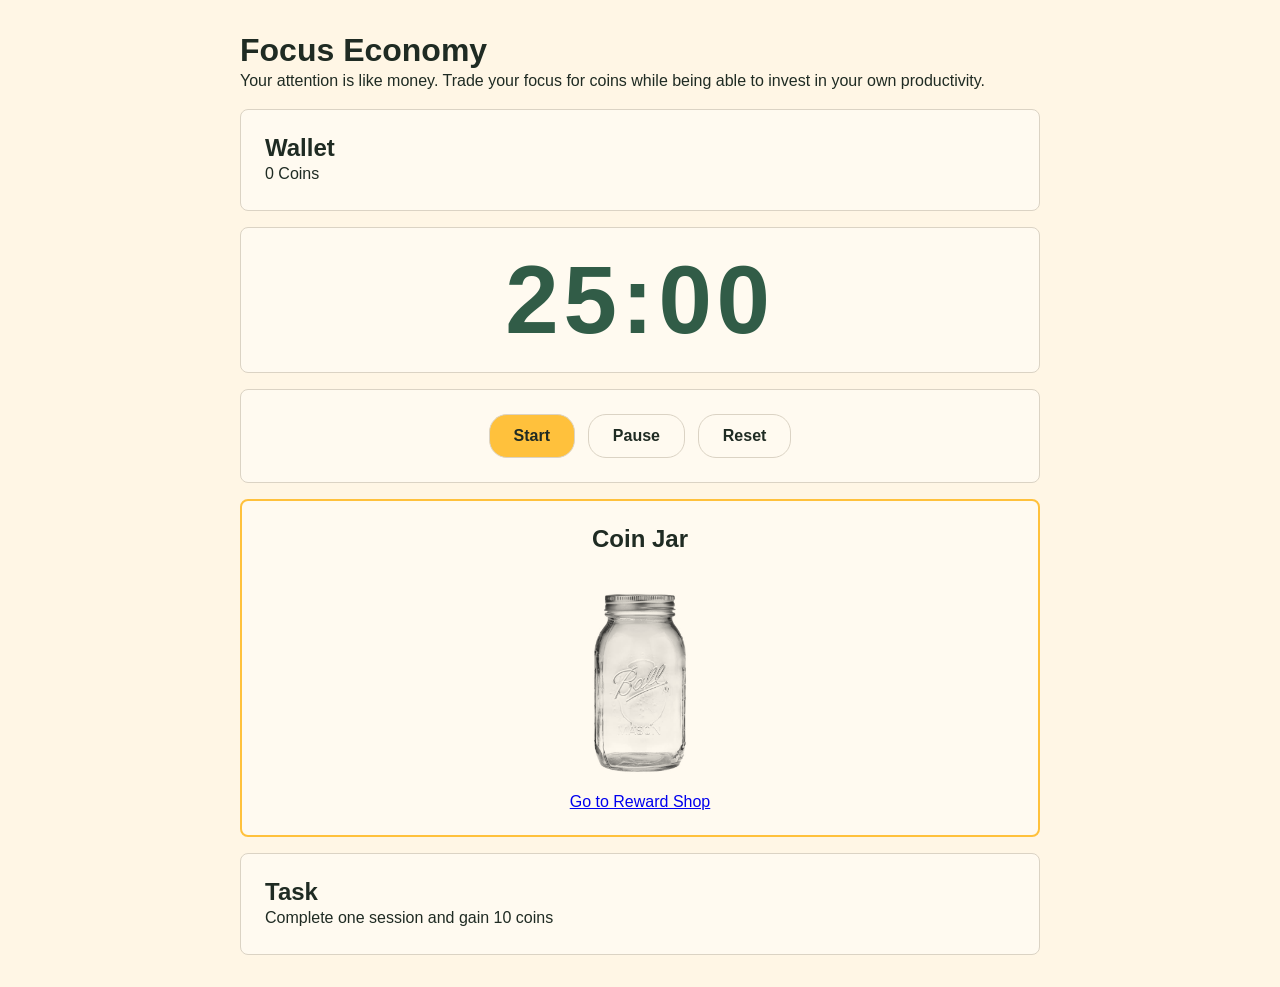
<file: index.html>
<!DOCTYPE html>
<html lang="en">
    <head>
        <meta charset="UTF-8">
        <meta name="viewport" content="width=device-width, initial-scale=1.0">
        <link rel="stylesheet" href="style.css">
        <title>Focus Economy</title>
    </head>
    <body>
        <main class="container">
          <header class="intro">
            <h1> Focus Economy </h1>
            <p> Your attention is like money.
                Trade your focus for coins while being able
                to invest in your own productivity.
            </p>
          </header>

       <section class="wallet">
        <h2> Wallet </h2>
        <p id="coinBalance"> 0 Coins </p>
       </section>

       <section class="timer">
         <h2 id="timerDisplay"> 25:00 </h2>  
       </section>

       <section class="controls">
        <button id="startButton"> Start </button>
        <button id="pauseButton"> Pause </button>
        <button id="resetButton"> Reset </button>
       </section>

       <section class="coinJar">
        <h2> Coin Jar </h2>
         <div class="jar">
    <img src="assets/asset2.jpg" alt="coin jar" class="jarImage">
    <div id="coinsInJar"></div>
     </div> 
        <a href="shop.html"> Go to Reward Shop </a>
       </section>

       <section class="tasks">
        <h2> Task </h2>
        <p> Complete one session and gain 10 coins</p>
       </section>
       </main>

       <script src="script.js"></script>
    </body>
</html>
</file>
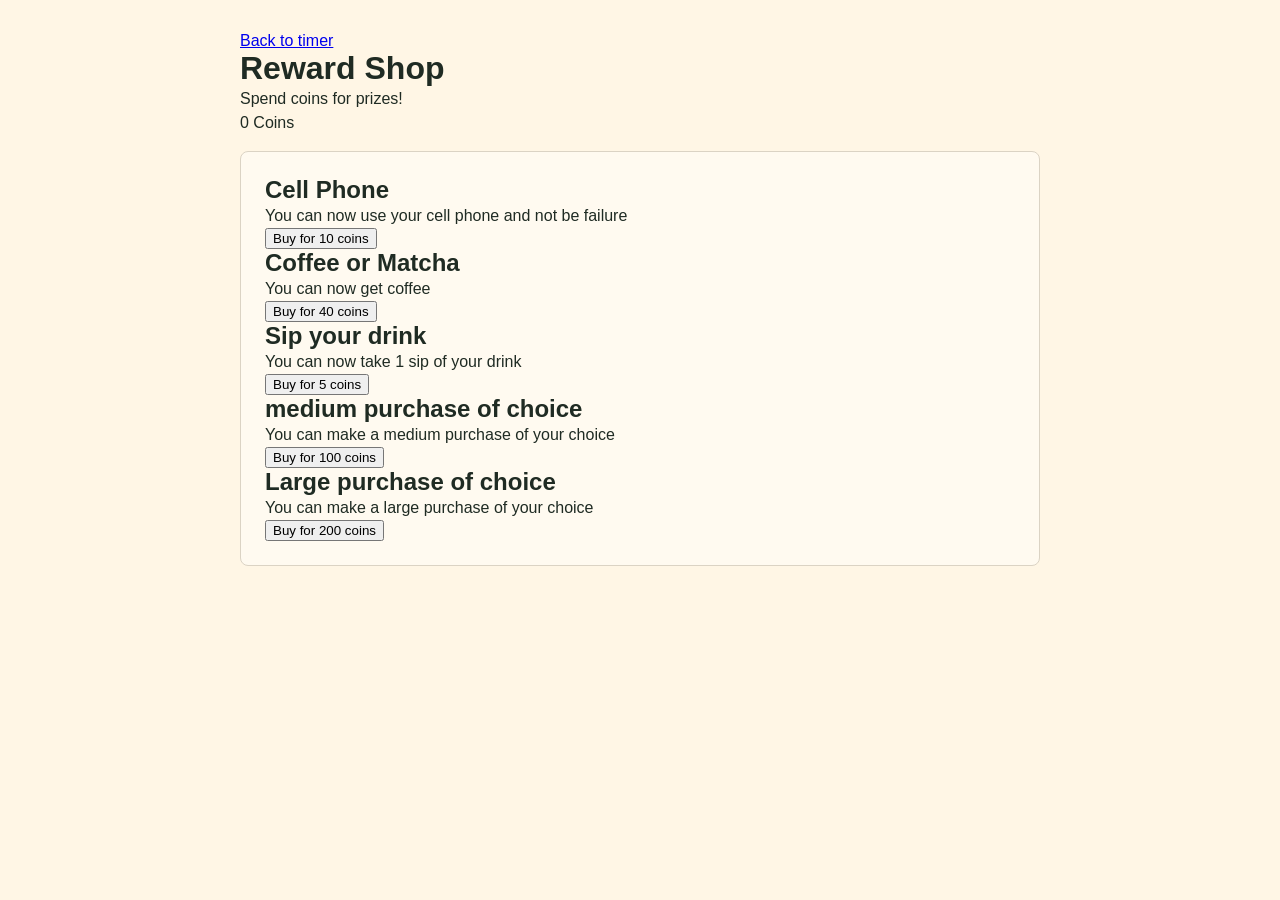
<file: shop.html>
<!DOCTYPE html>
<html lang="en">
    <head>
        <meta charset="UTF-8">
        <meta name="viewport" content="width=device-width, initial-scale=1.0">
        <link rel="stylesheet" href="style.css">
        <title>Focus Economy</title>

    </head>
    <body>
        <main class="container">
            <header class="shopHeader">
            <a href="index.html">Back to timer</a>

            <h1> Reward Shop </h1>
            <p> Spend coins for prizes! </p>

            <p id="coinBalance"> 0 Coins </p>
            </header>

            <section class="shop">
            <article class="reward">
                <h2> Cell Phone </h2>
                <p> You can now use your cell phone and not be failure </p>
                <button class="buyButton" data-cost="10"> Buy for 10 coins </button>
            </article>

            <article class="reward">
                <h2> Coffee or Matcha </h2>
                <p> You can now get coffee </p>
                <button class="buyButton" data-cost="40"> Buy for 40 coins </button>
            </article>

            <article class="reward">
                <h2> Sip your drink </h2>
                <p> You can now take 1 sip of your drink </p>
                <button class="buyButton" data-cost="5"> Buy for 5 coins </button>
            </article>

            <article class="reward">
                <h2> medium purchase of choice </h2>
                <p> You can make a medium purchase of your choice </p>
                <button class="buyButton" data-cost="100"> Buy for 100 coins </button>
            </article>

            <article class="reward">
                <h2> Large purchase of choice </h2>
                <p> You can make a large purchase of your choice </p>
                <button class="buyButton" data-cost="200"> Buy for 200 coins </button>
            </article>
            </section>

        <p id="purchaseMessage"></p>

            </section>
        </main>
        <script src="script.js"></script>
    </body>
</html>
</file>
<file: style.css>
/* 1. Reset / global styles */
* {
    box-sizing: border-box;
}
:root {
    --background: #fff6e5;
    --surface: #fffaf0;
    --text: #1f2b23;
    --primary: #315c47;
    --coin: #ffc13c;
    --border: #dbd3c4;
}
/* 2. Body */
body {
    background-color: var(--background);
    color: var(--text);
    font-family: 'Poppins', sans-serif;
    margin: 0;
    padding: 2rem;
    min-height: 100vh;
}

/* 3. Main container */
.container {
    width: min(100%, 800px);
    margin-inline: auto;
}

/* 4. Typography */
h1, h2, h3, h4, h5, h6 {
    margin: 0;
    font-weight: 600;
}
p {
    margin: 0;
    line-height: 1.5;
}

/* 5. Sections / cards */
section {
margin-top: 1rem; 
padding: 1.5rem;
background: var(--surface);
border: 1px solid var(--border);
border-radius: 8px;
}


/* 6. Timer */
.timer {
    font-size: 2rem;
    text-align: center;
    margin-bottom: 1rem;
}

#timerDisplay {
  margin: 0;
  color: var(--primary);
  font-size: clamp(3.5rem, 12vw, 6rem);
  font-weight: 700;
  line-height: 1;
  letter-spacing: 0.05em;
  font-variant-numeric: tabular-nums;
} /* ai line here */

/* 7. Buttons */
.controls {
    display: flex;
    justify-content: center;
    gap: 0.8rem;
    margin-top: 1rem;
}

.controls button {
    padding: 12px 24px;

    background-color: var(--surface);
    color: var(--text);
    border: 1px solid var(--border);
    border-radius: 18px;
    font-size: 16px;
    font-weight: bold;
    cursor: pointer;
    transition: background-color 0.3s, color 0.3s;
}

#startButton {
    background-color: var(--coin);
    color: var(--text);
}

.controls button:hover {
    opacity: 0.8;
}

.controls button:active {
    transform: scale(0.98);
}

.controls button:focus {
    outline: 3px solid var(--coin);
}
/* 8. Coin jar */
.coinJar {
    min-height: 100px;
    text-align: center;
    border: 2px solid var(--coin);
}

.coinJar h2 {
    margin: 0;
}
/* Coin image */
.jar {
    position: relative;
    width: 220px;
    margin: 20px auto 0;
}

.jarImage {
    display: block;
    width: 100%;
    height: auto;
    mix-blend-mode: multiply;
}

#coinsInJar {
    position: absolute;
    left: 35px;
    bottom: 30px;
    width: 150px;
    height: 160px;
    display: flex;
    flex-wrap: wrap-reverse;
    justify-content: center;
    align-content: flex-start;
    overflow: hidden;
}

.coinImage {
    width: 40px;
    height: auto;
    mix-blend-mode: multiply;
}
/* 9. Responsive design */
/*line 126 to 146 was entirely written by ai to add mobile experience */
@media (max-width: 600px) {
  body {
    padding: 15px;
  }

  section {
    padding: 20px;
  }

  #timerDisplay {
    font-size: 55px;
  }

  .controls {
    flex-direction: column;
  }

  .controls button {
    width: 100%;
  }
}
</file>
